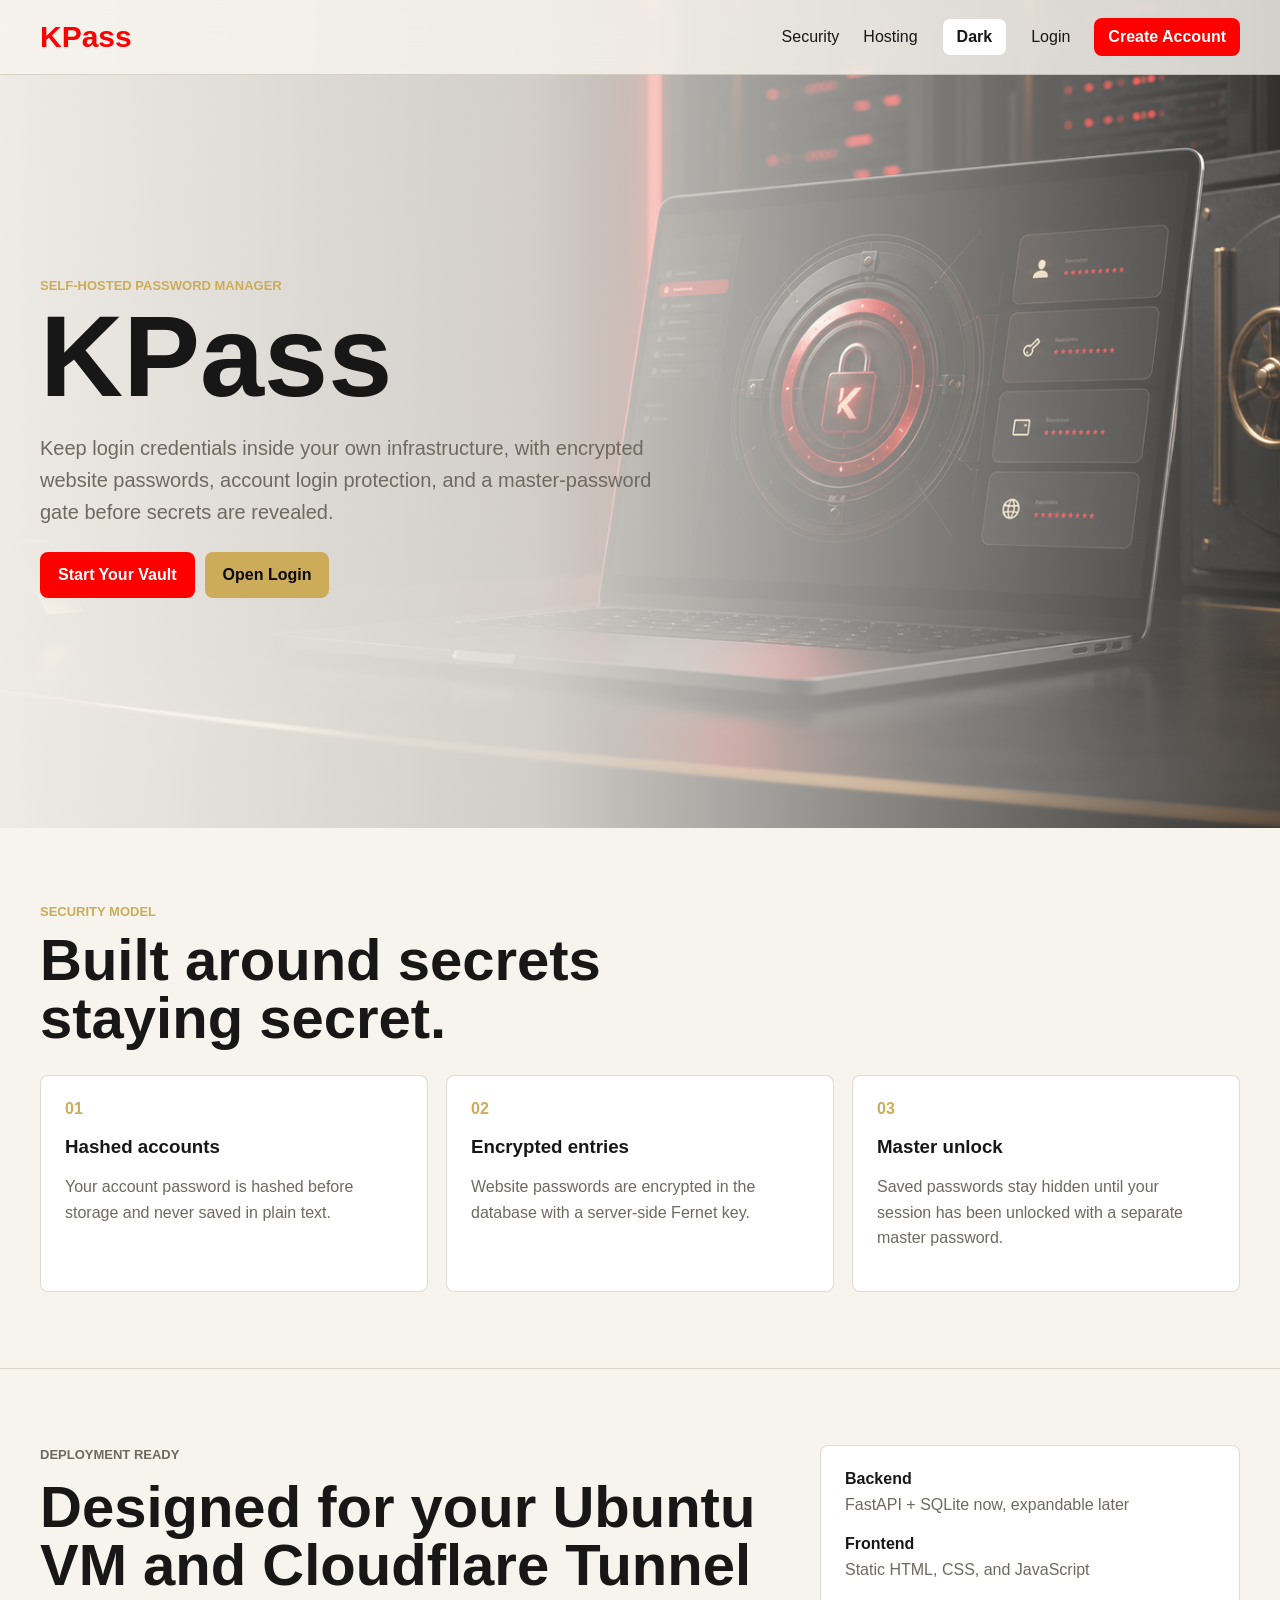
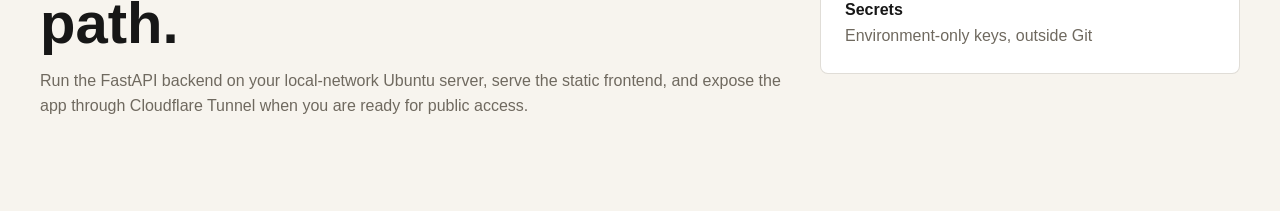
<file: frontend/index.html>
<!DOCTYPE html>
<html lang="en">
<head>
  <meta charset="UTF-8">
  <meta name="viewport" content="width=device-width, initial-scale=1.0">
  <title>KPass | Self-hosted password vault</title>
  <link rel="stylesheet" href="css/style.css">
</head>
<body>
  <header class="topbar">
    <a class="brand" href="index.html">KPass</a>
    <nav class="topnav">
      <a href="#security">Security</a>
      <a href="#hosting">Hosting</a>
      <button class="theme-toggle" data-theme-toggle type="button">Dark</button>
      <a href="login.html">Login</a>
      <a class="nav-cta" href="register.html">Create Account</a>
    </nav>
  </header>

  <main>
    <section class="hero">
      <img class="hero-image" src="assets/kpass-hero.png" alt="Secure digital vault interface">
      <div class="hero-overlay"></div>
      <div class="hero-content">
        <p class="eyebrow">Self-hosted password manager</p>
        <h1>KPass</h1>
        <p class="hero-copy">
          Keep login credentials inside your own infrastructure, with encrypted website passwords,
          account login protection, and a master-password gate before secrets are revealed.
        </p>
        <div class="hero-actions">
          <a class="button-link primary" href="register.html">Start Your Vault</a>
          <a class="button-link secondary" href="login.html">Open Login</a>
        </div>
      </div>
    </section>

    <section class="info-band" id="security">
      <div class="section-heading">
        <p class="eyebrow">Security model</p>
        <h2>Built around secrets staying secret.</h2>
      </div>
      <div class="feature-grid">
        <article class="feature-card">
          <span class="feature-icon">01</span>
          <h3>Hashed accounts</h3>
          <p>Your account password is hashed before storage and never saved in plain text.</p>
        </article>
        <article class="feature-card">
          <span class="feature-icon">02</span>
          <h3>Encrypted entries</h3>
          <p>Website passwords are encrypted in the database with a server-side Fernet key.</p>
        </article>
        <article class="feature-card">
          <span class="feature-icon">03</span>
          <h3>Master unlock</h3>
          <p>Saved passwords stay hidden until your session has been unlocked with a separate master password.</p>
        </article>
      </div>
    </section>

    <section class="split-band" id="hosting">
      <div>
        <p class="eyebrow">Deployment ready</p>
        <h2>Designed for your Ubuntu VM and Cloudflare Tunnel path.</h2>
        <p>
          Run the FastAPI backend on your local-network Ubuntu server, serve the static frontend,
          and expose the app through Cloudflare Tunnel when you are ready for public access.
        </p>
      </div>
      <div class="hosting-panel">
        <div><strong>Backend</strong><span>FastAPI + SQLite now, expandable later</span></div>
        <div><strong>Frontend</strong><span>Static HTML, CSS, and JavaScript</span></div>
        <div><strong>Secrets</strong><span>Environment-only keys, outside Git</span></div>
      </div>
    </section>
  </main>
  <script src="js/api.js"></script>
</body>
</html>
</file>
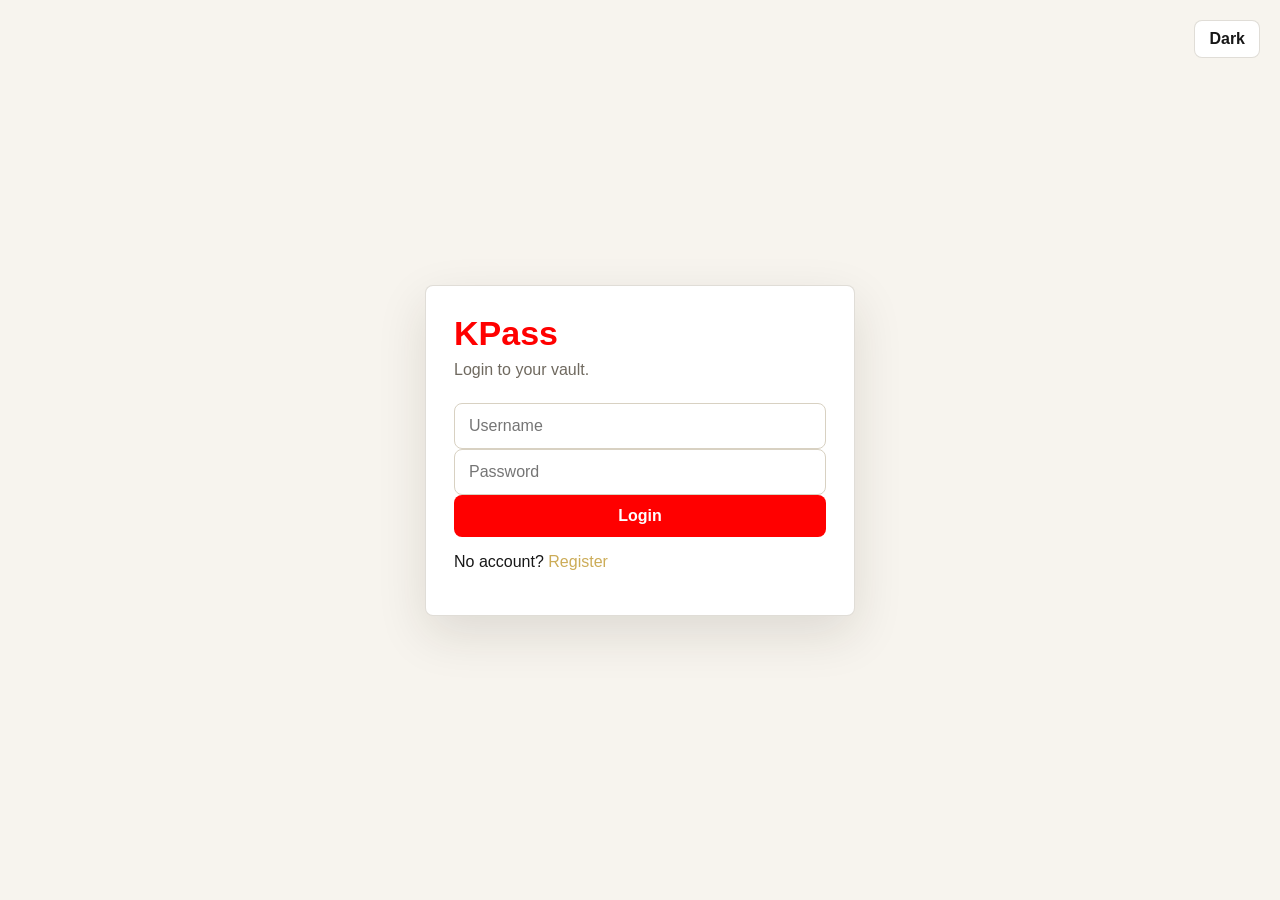
<file: frontend/login.html>
<!DOCTYPE html>
<html>
<head>
  <title>Login | KPass</title>
  <link rel="stylesheet" href="css/style.css">
</head>
<body>
  <button class="theme-toggle auth-theme-toggle" data-theme-toggle type="button">Dark</button>
  <div class="page">
    <div class="card">
      <div class="logo">KPass</div>
      <div class="subtitle">Login to your vault.</div>

      <form id="loginForm">
        <input type="text" id="username" placeholder="Username" required>
        <input type="password" id="password" placeholder="Password" required>
        <button type="submit">Login</button>
      </form>

      <p>No account? <a class="link" href="register.html">Register</a></p>
      <div id="message" class="message"></div>
    </div>
  </div>

  <script src="js/api.js"></script>
  <script>
    document.getElementById("loginForm").addEventListener("submit", async (e) => {
      e.preventDefault();

      const message = document.getElementById("message");
      message.className = "message";
      message.textContent = "Logging in...";

      try {
        const data = await apiRequest("/auth/login", {
          method: "POST",
          body: JSON.stringify({
            username: document.getElementById("username").value,
            password: document.getElementById("password").value
          })
        });

        setToken(data.access_token);
        window.location.href = "vault.html";
      } catch (err) {
        message.className = "message error";
        message.textContent = err.message;
      }
    });
  </script>
</body>
</html>
</file>
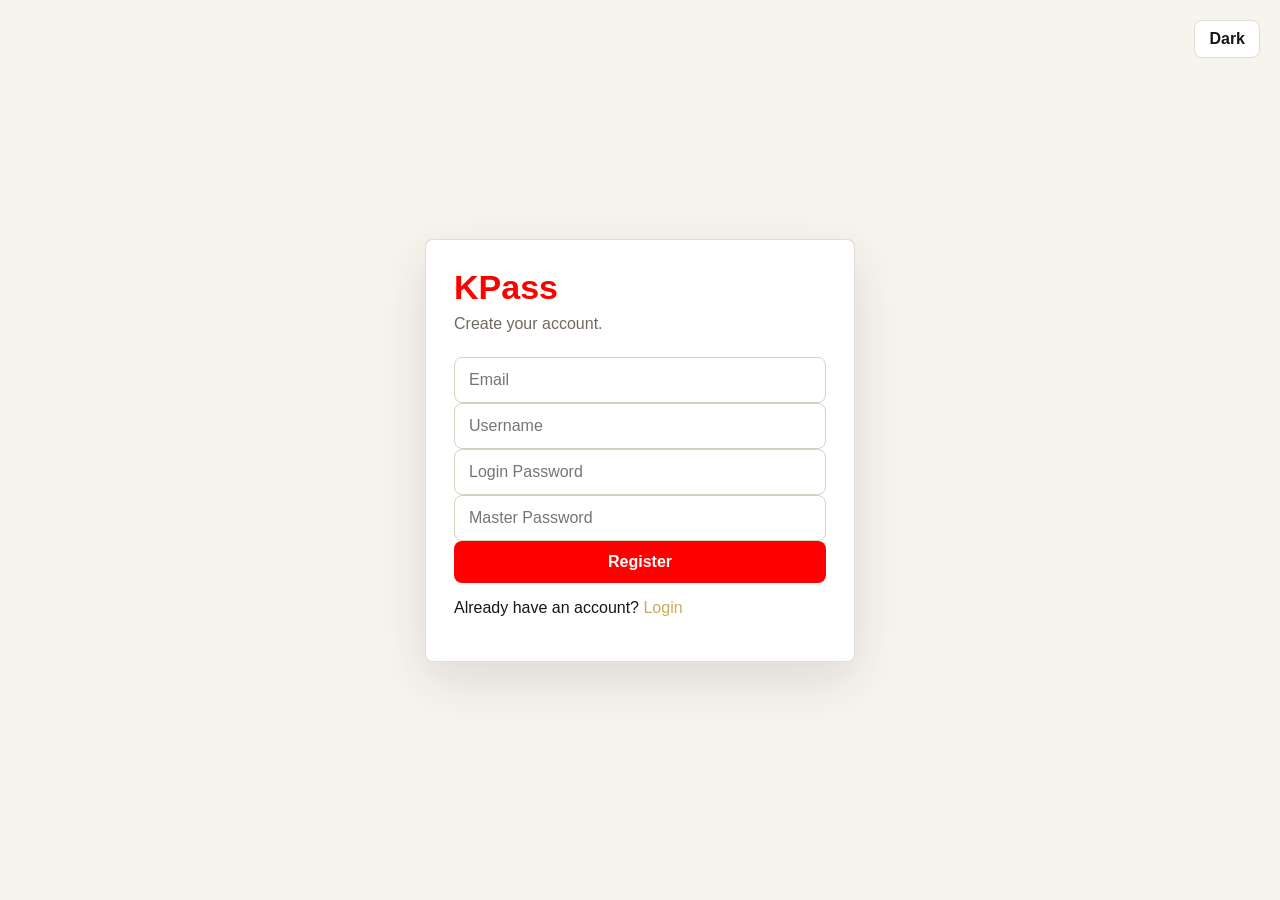
<file: frontend/register.html>
<!DOCTYPE html>
<html>
<head>
  <title>Register | KPass</title>
  <link rel="stylesheet" href="css/style.css">
</head>
<body>
  <button class="theme-toggle auth-theme-toggle" data-theme-toggle type="button">Dark</button>
  <div class="page">
    <div class="card">
      <div class="logo">KPass</div>
      <div class="subtitle">Create your account.</div>

      <form id="registerForm">
        <input type="email" id="email" placeholder="Email" required>
        <input type="text" id="username" placeholder="Username" required>
        <input type="password" id="password" placeholder="Login Password" required>
        <input type="password" id="masterPassword" placeholder="Master Password" required>
        <button type="submit">Register</button>
      </form>

      <p>Already have an account? <a class="link" href="login.html">Login</a></p>
      <div id="message" class="message"></div>
    </div>
  </div>

  <script src="js/api.js"></script>
  <script>
    document.getElementById("registerForm").addEventListener("submit", async (e) => {
      e.preventDefault();

      const message = document.getElementById("message");
      message.className = "message";
      message.textContent = "Creating account...";

      try {
        await apiRequest("/auth/register", {
          method: "POST",
          body: JSON.stringify({
            email: document.getElementById("email").value,
            username: document.getElementById("username").value,
            password: document.getElementById("password").value,
            master_password: document.getElementById("masterPassword").value
          })
        });

        message.textContent = "Account created. Redirecting...";
        setTimeout(() => {
          window.location.href = "login.html";
        }, 800);
      } catch (err) {
        message.className = "message error";
        message.textContent = err.message;
      }
    });
  </script>
</body>
</html>
</file>
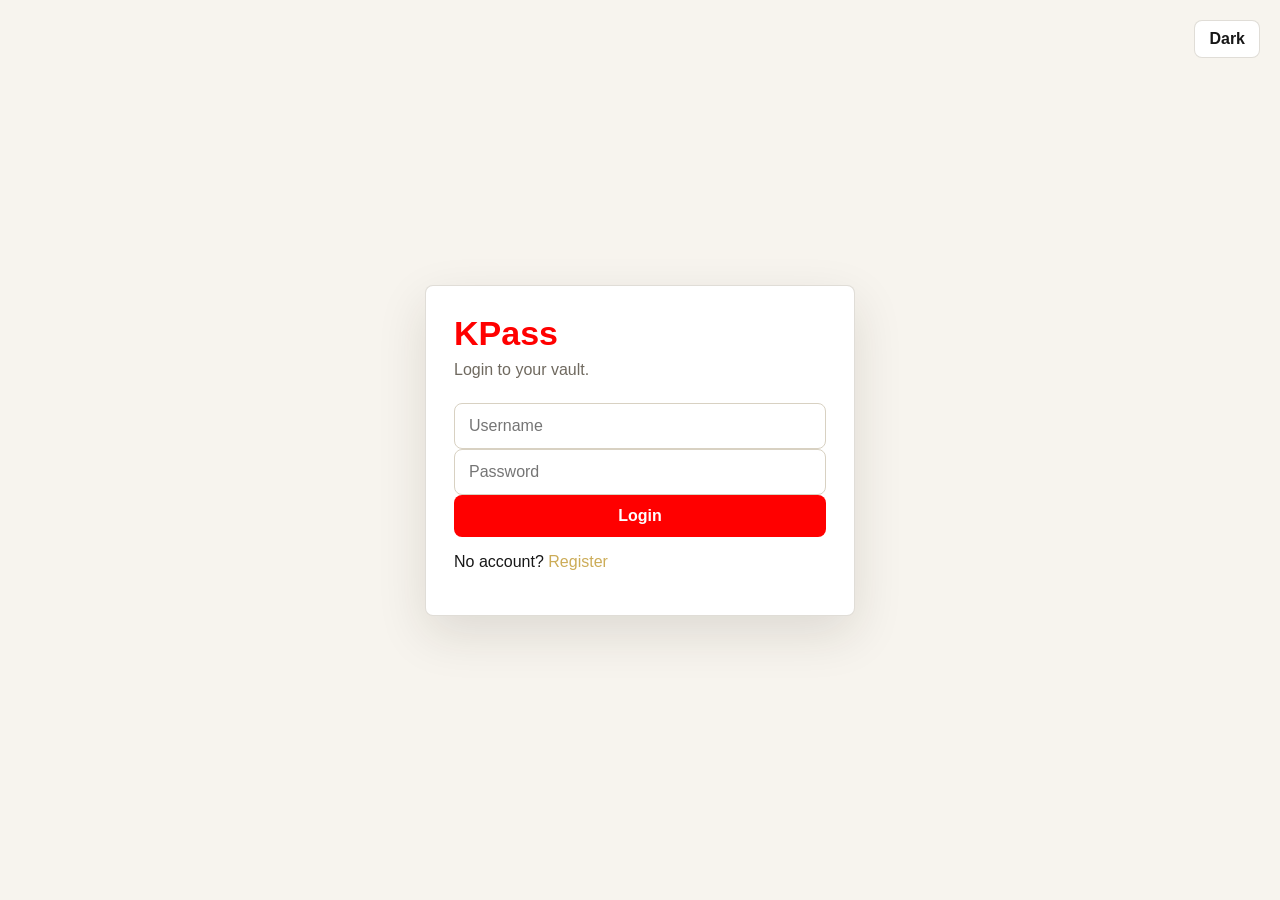
<file: frontend/vault.html>
<!DOCTYPE html>
<html lang="en">
<head>
  <meta charset="UTF-8">
  <meta name="viewport" content="width=device-width, initial-scale=1.0">
  <title>Vault | KPass</title>
  <link rel="stylesheet" href="css/style.css">
</head>
<body class="app-body">
  <aside class="sidebar">
    <a class="brand sidebar-brand" href="index.html">KPass</a>
    <button class="section-item active" data-section="All">All entries</button>
    <div class="section-label">Sections</div>
    <div id="sectionList" class="section-list"></div>
    <button class="section-add" id="quickSectionButton">+ Section</button>
  </aside>

  <main class="vault-shell">
    <header class="vault-header">
      <div>
        <p class="eyebrow">Vault</p>
        <h1 id="vaultTitle">All entries</h1>
      </div>
      <div class="header-actions">
        <button class="theme-toggle" data-theme-toggle type="button">Dark</button>
        <div class="profile-menu">
          <button class="profile-button" id="profileButton" type="button">
            <span id="profileInitial">U</span>
          </button>
          <div class="profile-dropdown hidden" id="profileDropdown">
            <button type="button" id="openProfileButton">Profile</button>
            <button type="button" id="openSettingsButton">Settings</button>
            <button type="button" onclick="logout()">Logout</button>
          </div>
        </div>
      </div>
    </header>

    <div id="vaultList" class="vault-list"></div>
  </main>

  <button class="fab" id="openEntryModal" aria-label="Add password">+</button>

  <div class="modal-backdrop hidden" id="entryModal">
    <div class="modal">
      <div class="modal-header">
        <h2 id="formTitle">Add password</h2>
        <button class="icon-button" id="closeEntryModal" type="button">x</button>
      </div>

      <form id="passwordForm">
        <input type="hidden" id="entryId">
        <label>
          Website name
          <input type="text" id="websiteName" required>
        </label>
        <label>
          Section
          <input type="text" id="sectionName" list="sectionsDataList" placeholder="Private" required>
          <datalist id="sectionsDataList"></datalist>
        </label>
        <label>
          Website URL
          <input type="url" id="websiteUrl">
        </label>
        <label>
          Website email
          <input type="email" id="websiteEmail">
        </label>
        <label>
          Website username
          <input type="text" id="websiteUsername">
        </label>
        <label>
          Website password
          <input type="password" id="websitePassword" required>
        </label>

        <button type="submit" id="saveButton">Save Password</button>
      </form>

      <div id="message" class="message"></div>
    </div>
  </div>

  <div class="modal-backdrop hidden" id="masterModal">
    <div class="modal compact-modal">
      <div class="modal-header">
        <h2>Master unlock</h2>
        <button class="icon-button" id="closeMasterModal" type="button">x</button>
      </div>
      <p class="modal-copy" id="masterModalCopy">Enter your master password to reveal saved passwords during this browser session.</p>
      <form id="masterForm">
        <input class="hidden" type="password" id="loginPasswordInput" placeholder="Login Password">
        <input type="password" id="masterPasswordInput" placeholder="Master Password" required>
        <button type="submit">Unlock</button>
      </form>
      <div id="masterMessage" class="message"></div>
    </div>
  </div>

  <div class="modal-backdrop hidden" id="settingsModal">
    <div class="modal settings-modal">
      <div class="modal-header">
        <h2 id="settingsTitle">Profile</h2>
        <button class="icon-button" id="closeSettingsModal" type="button">x</button>
      </div>

      <div class="settings-tabs">
        <button class="settings-tab active" data-settings-tab="profile" type="button">Profile</button>
        <button class="settings-tab" data-settings-tab="security" type="button">Security</button>
        <button class="settings-tab danger-tab" data-settings-tab="danger" type="button">Danger Zone</button>
      </div>

      <section class="settings-panel" id="profilePanel">
        <div class="profile-summary">
          <div class="profile-avatar" id="profileAvatar">U</div>
          <div>
            <h3 id="profileUsername">User</h3>
            <p id="profileEmail">user@example.com</p>
          </div>
        </div>
      </section>

      <section class="settings-panel hidden" id="securityPanel">
        <div class="setting-block">
          <div>
            <h3>Two-factor authentication</h3>
            <p>TOTP setup with QR code and verification will be added next.</p>
          </div>
          <button class="secondary-btn" type="button" disabled>Coming Soon</button>
        </div>

        <form class="setting-form" id="changePasswordForm">
          <h3>Change login password</h3>
          <input type="password" id="currentPasswordInput" placeholder="Current Password" required>
          <input type="password" id="newPasswordInput" placeholder="New Login Password" required>
          <button type="submit">Change Password</button>
        </form>

        <form class="setting-form" id="resetMasterForm">
          <h3>Reset master password</h3>
          <input type="password" id="resetLoginPasswordInput" placeholder="Login Password" required>
          <input type="password" id="newMasterPasswordInput" placeholder="New Master Password" required>
          <button type="submit">Reset Master Password</button>
        </form>
      </section>

      <section class="settings-panel hidden" id="dangerPanel">
        <div class="danger-zone">
          <h3>Delete all stored data</h3>
          <p>This deletes every saved password entry for your account. Your account remains active.</p>
          <button class="danger-btn" id="deleteAllDataButton" type="button">Delete Stored Data</button>
        </div>

        <form class="danger-zone" id="deleteAccountForm">
          <h3>Delete account</h3>
          <p>This deletes your account and all saved data. This cannot be undone.</p>
          <input type="password" id="deleteAccountPasswordInput" placeholder="Login Password" required>
          <button class="danger-btn" type="submit">Delete Account</button>
        </form>
      </section>

      <div id="settingsMessage" class="message"></div>
    </div>
  </div>

  <script src="js/api.js"></script>
  <script>
    const DEFAULT_SECTIONS = ["Work", "Private", "Local", "Network"];
    const MASKED_PASSWORD = "********";
    let currentEntries = [];
    let activeSection = "All";
    let pendingReveal = null;
    let currentUser = null;

    if (!getToken()) {
      window.location.href = "login.html";
    }

    async function loadVault() {
      const vaultList = document.getElementById("vaultList");
      vaultList.innerHTML = "<p class='empty-state'>Loading vault...</p>";

      try {
        currentUser = await apiRequest("/auth/me");
        currentEntries = await apiRequest("/vault");
        renderUser();
        renderSections();
        renderVault();
      } catch (err) {
        vaultList.innerHTML = `<p class="error">${err.message}</p>`;

        if (err.message.includes("Invalid login token")) {
          logout();
        }
      }
    }

    function renderSections() {
      const sections = getSections();
      const sectionList = document.getElementById("sectionList");
      const datalist = document.getElementById("sectionsDataList");

      sectionList.innerHTML = sections.map(section => `
        <button class="section-item ${activeSection === section ? "active" : ""}" data-section="${escapeAttr(section)}">
          ${escapeHtml(section)}
          <span>${currentEntries.filter(entry => entry.section === section).length}</span>
        </button>
      `).join("");

      datalist.innerHTML = sections.map(section => `<option value="${escapeAttr(section)}"></option>`).join("");

      document.querySelectorAll(".section-item").forEach(button => {
        button.classList.toggle("active", button.dataset.section === activeSection);
        button.onclick = () => {
          activeSection = button.dataset.section;
          renderSections();
          renderVault();
        };
      });
    }

    function renderVault() {
      const vaultList = document.getElementById("vaultList");
      const title = document.getElementById("vaultTitle");
      const entries = activeSection === "All"
        ? currentEntries
        : currentEntries.filter(entry => entry.section === activeSection);

      title.textContent = activeSection === "All" ? "All entries" : activeSection;

      if (entries.length === 0) {
        vaultList.innerHTML = "<p class='empty-state'>No passwords saved in this section yet.</p>";
        return;
      }

      vaultList.innerHTML = entries.map(entry => `
        <article class="vault-card">
          <div>
            <p class="card-section">${escapeHtml(entry.section)}</p>
            <h3>${escapeHtml(entry.website_name)}</h3>
            <p>${escapeHtml(entry.website_username || entry.website_email || "No username")}</p>
          </div>
          <div class="password-preview">
            <span id="password-${entry.id}">${MASKED_PASSWORD}</span>
          </div>
          <div class="vault-card-meta">
            ${entry.website_url ? `<a class="link" href="${escapeAttr(entry.website_url)}" target="_blank" rel="noopener noreferrer">Visit</a>` : "<span>No URL</span>"}
          </div>
          <div class="hover-actions">
            <button class="secondary-btn" onclick="showPassword(${entry.id})">Show</button>
            <button class="secondary-btn" onclick="copyPassword(${entry.id})">Copy</button>
            <button class="secondary-btn" onclick="editEntry(${entry.id})">Edit</button>
            <button class="danger-btn" onclick="deleteEntry(${entry.id})">Delete</button>
          </div>
        </article>
      `).join("");
    }

    function renderUser() {
      if (!currentUser) return;

      const initial = (currentUser.username || "U").slice(0, 1).toUpperCase();
      document.getElementById("profileInitial").textContent = initial;
      document.getElementById("profileAvatar").textContent = initial;
      document.getElementById("profileUsername").textContent = currentUser.username;
      document.getElementById("profileEmail").textContent = currentUser.email;
    }

    document.getElementById("passwordForm").addEventListener("submit", async (e) => {
      e.preventDefault();

      const message = document.getElementById("message");
      const entryId = document.getElementById("entryId").value;
      message.className = "message";
      message.textContent = entryId ? "Updating password..." : "Saving password...";

      try {
        await apiRequest(entryId ? `/vault/${entryId}` : "/vault", {
          method: entryId ? "PUT" : "POST",
          body: JSON.stringify(getFormPayload())
        });

        closeEntryModal();
        await loadVault();
      } catch (err) {
        message.className = "message error";
        message.textContent = err.message;
      }
    });

    document.getElementById("masterForm").addEventListener("submit", async (e) => {
      e.preventDefault();

      const message = document.getElementById("masterMessage");
      message.className = "message";
      message.textContent = "Unlocking...";

      try {
        const setupMode = currentUser && !currentUser.has_master_password;
        const data = await apiRequest(setupMode ? "/auth/master/setup" : "/auth/master/unlock", {
          method: "POST",
          body: JSON.stringify(setupMode ? {
            login_password: document.getElementById("loginPasswordInput").value,
            master_password: document.getElementById("masterPasswordInput").value
          } : {
            master_password: document.getElementById("masterPasswordInput").value
          })
        });

        if (setupMode) {
          currentUser.has_master_password = true;
          const unlockData = await apiRequest("/auth/master/unlock", {
            method: "POST",
            body: JSON.stringify({
              master_password: document.getElementById("masterPasswordInput").value
            })
          });
          setMasterToken(unlockData.master_token);
        } else {
          setMasterToken(data.master_token);
        }

        closeMasterModal();

        if (pendingReveal) {
          const action = pendingReveal;
          pendingReveal = null;
          action();
        }
      } catch (err) {
        message.className = "message error";
        message.textContent = err.message;
      }
    });

    document.getElementById("changePasswordForm").addEventListener("submit", async (e) => {
      e.preventDefault();
      const message = document.getElementById("settingsMessage");
      message.className = "message";
      message.textContent = "Changing password...";

      try {
        await apiRequest("/auth/password/change", {
          method: "POST",
          body: JSON.stringify({
            current_password: document.getElementById("currentPasswordInput").value,
            new_password: document.getElementById("newPasswordInput").value
          })
        });
        e.target.reset();
        message.textContent = "Login password changed.";
      } catch (err) {
        message.className = "message error";
        message.textContent = err.message;
      }
    });

    document.getElementById("resetMasterForm").addEventListener("submit", async (e) => {
      e.preventDefault();
      const message = document.getElementById("settingsMessage");
      message.className = "message";
      message.textContent = "Resetting master password...";

      try {
        await apiRequest("/auth/master/reset", {
          method: "POST",
          body: JSON.stringify({
            login_password: document.getElementById("resetLoginPasswordInput").value,
            new_master_password: document.getElementById("newMasterPasswordInput").value
          })
        });
        sessionStorage.removeItem("kpass_master_token");
        e.target.reset();
        message.textContent = "Master password reset. Unlock again when revealing passwords.";
      } catch (err) {
        message.className = "message error";
        message.textContent = err.message;
      }
    });

    document.getElementById("deleteAccountForm").addEventListener("submit", async (e) => {
      e.preventDefault();
      if (!confirm("Delete your account and all stored data? This cannot be undone.")) return;

      const message = document.getElementById("settingsMessage");
      message.className = "message";
      message.textContent = "Deleting account...";

      try {
        await apiRequest("/auth/account", {
          method: "DELETE",
          body: JSON.stringify({
            login_password: document.getElementById("deleteAccountPasswordInput").value
          })
        });
        logout();
      } catch (err) {
        message.className = "message error";
        message.textContent = err.message;
      }
    });

    function getFormPayload() {
      return {
        website_name: document.getElementById("websiteName").value,
        section: document.getElementById("sectionName").value || "Private",
        website_url: document.getElementById("websiteUrl").value || null,
        website_email: document.getElementById("websiteEmail").value || null,
        website_username: document.getElementById("websiteUsername").value || null,
        website_password: document.getElementById("websitePassword").value
      };
    }

    async function revealEntryPassword(id) {
      try {
        const data = await apiRequest(`/vault/${id}/reveal`, {
          method: "POST",
          body: JSON.stringify({ master_token: getMasterToken() })
        });
        return data.website_password;
      } catch (err) {
        if (err.message.includes("Master password")) {
          sessionStorage.removeItem("kpass_master_token");
          return null;
        }
        throw err;
      }
    }

    async function showPassword(id) {
      if (!getMasterToken()) {
        pendingReveal = () => showPassword(id);
        openMasterModal();
        return;
      }

      const password = await revealEntryPassword(id);
      if (!password) {
        pendingReveal = () => showPassword(id);
        openMasterModal();
        return;
      }

      const el = document.getElementById(`password-${id}`);
      el.textContent = el.textContent === MASKED_PASSWORD ? password : MASKED_PASSWORD;
    }

    async function copyPassword(id) {
      if (!getMasterToken()) {
        pendingReveal = () => copyPassword(id);
        openMasterModal();
        return;
      }

      const password = await revealEntryPassword(id);
      if (!password) {
        pendingReveal = () => copyPassword(id);
        openMasterModal();
        return;
      }

      await navigator.clipboard.writeText(password);
      showToast("Password copied.");
    }

    async function deleteEntry(id) {
      if (!confirm("Delete this password?")) return;

      await apiRequest(`/vault/${id}`, {
        method: "DELETE"
      });

      loadVault();
    }

    async function editEntry(id) {
      const entry = currentEntries.find(item => item.id === id);
      if (!entry) return;

      if (!getMasterToken()) {
        pendingReveal = () => editEntry(id);
        openMasterModal();
        return;
      }

      const password = await revealEntryPassword(id);
      if (!password) {
        pendingReveal = () => editEntry(id);
        openMasterModal();
        return;
      }

      openEntryModal("Edit password");
      document.getElementById("entryId").value = entry.id;
      document.getElementById("websiteName").value = entry.website_name;
      document.getElementById("sectionName").value = entry.section;
      document.getElementById("websiteUrl").value = entry.website_url || "";
      document.getElementById("websiteEmail").value = entry.website_email || "";
      document.getElementById("websiteUsername").value = entry.website_username || "";
      document.getElementById("websitePassword").value = password;
      document.getElementById("saveButton").textContent = "Update Password";
    }

    function openEntryModal(title = "Add password") {
      document.getElementById("passwordForm").reset();
      document.getElementById("entryId").value = "";
      document.getElementById("sectionName").value = activeSection === "All" ? "Private" : activeSection;
      document.getElementById("formTitle").textContent = title;
      document.getElementById("saveButton").textContent = "Save Password";
      document.getElementById("message").textContent = "";
      document.getElementById("entryModal").classList.remove("hidden");
    }

    function closeEntryModal() {
      document.getElementById("entryModal").classList.add("hidden");
    }

    function openMasterModal() {
      const setupMode = currentUser && !currentUser.has_master_password;
      document.getElementById("masterPasswordInput").value = "";
      document.getElementById("loginPasswordInput").value = "";
      document.getElementById("loginPasswordInput").classList.toggle("hidden", !setupMode);
      document.getElementById("loginPasswordInput").required = setupMode;
      document.getElementById("masterModalCopy").textContent = setupMode
        ? "This account needs a master password. Confirm your login password, then choose a different master password."
        : "Enter your master password to reveal saved passwords during this browser session.";
      document.getElementById("masterMessage").textContent = "";
      document.getElementById("masterModal").classList.remove("hidden");
      document.getElementById(setupMode ? "loginPasswordInput" : "masterPasswordInput").focus();
    }

    function closeMasterModal() {
      document.getElementById("masterModal").classList.add("hidden");
    }

    function openSettings(tab = "profile") {
      document.getElementById("settingsModal").classList.remove("hidden");
      setSettingsTab(tab);
      document.getElementById("profileDropdown").classList.add("hidden");
      document.getElementById("settingsMessage").textContent = "";
    }

    function closeSettings() {
      document.getElementById("settingsModal").classList.add("hidden");
    }

    function setSettingsTab(tab) {
      const titles = {
        profile: "Profile",
        security: "Settings",
        danger: "Danger Zone"
      };

      document.getElementById("settingsTitle").textContent = titles[tab];
      document.querySelectorAll(".settings-tab").forEach(button => {
        button.classList.toggle("active", button.dataset.settingsTab === tab);
      });
      document.querySelectorAll(".settings-panel").forEach(panel => {
        panel.classList.add("hidden");
      });
      document.getElementById(`${tab}Panel`).classList.remove("hidden");
    }

    function getSections() {
      const savedSections = currentEntries.map(entry => entry.section || "Private");
      return [...new Set([...DEFAULT_SECTIONS, ...savedSections])].sort();
    }

    function showToast(text) {
      const message = document.getElementById("message");
      message.className = "message";
      message.textContent = text;
    }

    function escapeHtml(value) {
      return String(value)
        .replaceAll("&", "&amp;")
        .replaceAll("<", "&lt;")
        .replaceAll(">", "&gt;")
        .replaceAll('"', "&quot;")
        .replaceAll("'", "&#039;");
    }

    function escapeAttr(value) {
      return escapeHtml(value);
    }

    document.getElementById("openEntryModal").addEventListener("click", () => openEntryModal());
    document.getElementById("closeEntryModal").addEventListener("click", closeEntryModal);
    document.getElementById("closeMasterModal").addEventListener("click", closeMasterModal);
    document.getElementById("closeSettingsModal").addEventListener("click", closeSettings);
    document.getElementById("profileButton").addEventListener("click", () => {
      document.getElementById("profileDropdown").classList.toggle("hidden");
    });
    document.getElementById("openProfileButton").addEventListener("click", () => openSettings("profile"));
    document.getElementById("openSettingsButton").addEventListener("click", () => openSettings("security"));
    document.querySelectorAll(".settings-tab").forEach(button => {
      button.addEventListener("click", () => setSettingsTab(button.dataset.settingsTab));
    });
    document.getElementById("deleteAllDataButton").addEventListener("click", async () => {
      if (!confirm("Delete all stored password entries? Your account will stay active.")) return;

      const message = document.getElementById("settingsMessage");
      message.className = "message";
      message.textContent = "Deleting stored data...";

      try {
        await apiRequest("/vault", { method: "DELETE" });
        sessionStorage.removeItem("kpass_master_token");
        currentEntries = [];
        renderSections();
        renderVault();
        message.textContent = "Stored data deleted.";
      } catch (err) {
        message.className = "message error";
        message.textContent = err.message;
      }
    });
    document.getElementById("quickSectionButton").addEventListener("click", () => {
      const name = prompt("Section name");
      if (!name) return;
      activeSection = name.trim();
      openEntryModal();
    });

    loadVault();
  </script>
</body>
</html>
</file>
<file: frontend/css/style.css>
:root {
    --red: #FF0000;
    --red-dark: #B00000;
    --white: #171717;
    --black: #F7F4EE;
    --gold: #CCAC58;
    --ink: #171717;
    --panel: #FFFFFF;
    --panel-soft: #F0ECE3;
    --line: rgba(85, 69, 36, 0.18);
    --muted: #6F695F;
    --input-bg: #FFFFFF;
    --input-border: #D8D1C2;
    --shadow: rgba(44, 32, 16, 0.12);
    --hero-overlay: linear-gradient(90deg, rgba(247, 244, 238, 0.96) 0%, rgba(247, 244, 238, 0.84) 42%, rgba(247, 244, 238, 0.20) 100%);
}

body.dark-mode {
    --white: #FFFFFF;
    --black: #050505;
    --ink: #111111;
    --panel: #171717;
    --panel-soft: #202020;
    --line: rgba(204, 172, 88, 0.26);
    --muted: #B8B8B8;
    --input-bg: #070707;
    --input-border: #333333;
    --shadow: rgba(0, 0, 0, 0.42);
    --hero-overlay: linear-gradient(90deg, rgba(5, 5, 5, 0.94) 0%, rgba(5, 5, 5, 0.82) 38%, rgba(5, 5, 5, 0.24) 100%);
}

* {
    box-sizing: border-box;
}

html {
    scroll-behavior: smooth;
}

body {
    margin: 0;
    font-family: Arial, sans-serif;
    background: var(--black);
    color: var(--white);
}

a {
    color: inherit;
}

button,
input {
    font: inherit;
}

button {
    border: none;
    cursor: pointer;
}

.topbar {
    position: fixed;
    top: 0;
    left: 0;
    right: 0;
    z-index: 10;
    display: flex;
    align-items: center;
    justify-content: space-between;
    padding: 18px 40px;
    background: rgba(247, 244, 238, 0.82);
    border-bottom: 1px solid var(--line);
    backdrop-filter: blur(18px);
}

body.dark-mode .topbar {
    background: rgba(5, 5, 5, 0.78);
}

.brand {
    color: var(--red);
    font-size: 30px;
    font-weight: 900;
    text-decoration: none;
}

.topnav {
    display: flex;
    align-items: center;
    gap: 24px;
}

.topnav a {
    color: var(--white);
    text-decoration: none;
}

.topnav .nav-cta,
.button-link.primary {
    background: var(--red);
    color: #FFFFFF;
}

.nav-cta,
.button-link,
button,
.theme-toggle {
    border-radius: 8px;
    font-weight: 800;
}

.theme-toggle {
    min-height: 38px;
    padding: 0 14px;
    background: var(--panel);
    color: var(--white);
    border: 1px solid var(--line);
}

.auth-theme-toggle {
    position: fixed;
    top: 20px;
    right: 20px;
    z-index: 10;
}

.nav-cta {
    padding: 10px 14px;
}

.hero {
    position: relative;
    min-height: 92vh;
    display: flex;
    align-items: center;
    padding: 120px 40px 72px;
    overflow: hidden;
}

.hero-image {
    position: absolute;
    inset: 0;
    width: 100%;
    height: 100%;
    object-fit: cover;
}

.hero-overlay {
    position: absolute;
    inset: 0;
    background: var(--hero-overlay);
}

.hero-content {
    position: relative;
    width: min(720px, 100%);
    z-index: 1;
}

.eyebrow {
    margin: 0 0 12px;
    color: var(--gold);
    font-size: 13px;
    font-weight: 900;
    letter-spacing: 0;
    text-transform: uppercase;
}

.hero h1 {
    margin: 0;
    font-size: clamp(62px, 9vw, 122px);
    line-height: 0.9;
    letter-spacing: 0;
}

.hero-copy {
    max-width: 620px;
    margin: 24px 0;
    color: var(--muted);
    font-size: 20px;
    line-height: 1.6;
}

.hero-actions,
.password-actions,
.hover-actions {
    display: flex;
    flex-wrap: wrap;
    gap: 10px;
}

.button-link {
    display: inline-flex;
    align-items: center;
    justify-content: center;
    min-height: 46px;
    padding: 0 18px;
    text-decoration: none;
}

.button-link.secondary,
.secondary-btn {
    background: var(--gold);
    color: #090909;
}

.info-band,
.split-band {
    padding: 76px 40px;
}

.section-heading {
    max-width: 720px;
    margin-bottom: 28px;
}

.section-heading h2,
.split-band h2 {
    margin: 0;
    font-size: clamp(34px, 5vw, 58px);
    line-height: 1;
}

.feature-grid {
    display: grid;
    grid-template-columns: repeat(3, minmax(0, 1fr));
    gap: 18px;
}

.feature-card,
.hosting-panel {
    background: var(--panel);
    border: 1px solid var(--line);
    border-radius: 8px;
    padding: 24px;
}

.feature-icon {
    color: var(--gold);
    font-weight: 900;
}

.feature-card h3 {
    margin: 18px 0 8px;
}

.feature-card p,
.split-band p,
.hosting-panel span,
.modal-copy {
    color: var(--muted);
    line-height: 1.6;
}

.split-band {
    display: grid;
    grid-template-columns: minmax(0, 1fr) 420px;
    gap: 32px;
    align-items: start;
    border-top: 1px solid var(--line);
}

.hosting-panel {
    display: grid;
    gap: 18px;
}

.hosting-panel div {
    display: grid;
    gap: 4px;
}

.page {
    min-height: 100vh;
    display: flex;
    align-items: center;
    justify-content: center;
    padding: 24px;
}

.card {
    width: 100%;
    max-width: 430px;
    background: var(--panel);
    border: 1px solid var(--line);
    border-radius: 8px;
    padding: 28px;
    box-shadow: 0 18px 50px var(--shadow);
}

.logo {
    color: var(--red);
    font-size: 34px;
    font-weight: 900;
    margin-bottom: 8px;
}

.subtitle {
    color: var(--muted);
    margin-bottom: 24px;
}

label {
    display: grid;
    gap: 7px;
    margin-bottom: 14px;
    color: var(--white);
    font-size: 13px;
    font-weight: 800;
}

input {
    width: 100%;
    min-height: 46px;
    padding: 12px 14px;
    border: 1px solid var(--input-border);
    border-radius: 8px;
    background: var(--input-bg);
    color: var(--white);
}

input:focus {
    outline: none;
    border-color: var(--gold);
}

form button,
.logout-button,
.danger-btn,
.secondary-btn,
.section-add {
    min-height: 42px;
    padding: 0 14px;
}

form button,
.logout-button {
    width: 100%;
    background: var(--red);
    color: #FFFFFF;
}

.link {
    color: var(--gold);
    text-decoration: none;
}

.message {
    margin-top: 14px;
    color: var(--gold);
}

.hidden {
    display: none !important;
}

.error {
    color: #ff6b6b;
}

.app-body {
    min-height: 100vh;
    display: grid;
    grid-template-columns: 260px 1fr;
}

.sidebar {
    position: sticky;
    top: 0;
    height: 100vh;
    padding: 24px 16px;
    background: var(--panel);
    border-right: 1px solid var(--line);
}

.sidebar-brand {
    display: block;
    margin: 0 8px 28px;
}

.section-label {
    margin: 24px 8px 10px;
    color: var(--muted);
    font-size: 12px;
    font-weight: 900;
    text-transform: uppercase;
}

.section-list {
    display: grid;
    gap: 6px;
}

.section-item,
.section-add {
    width: 100%;
    display: flex;
    align-items: center;
    justify-content: space-between;
    min-height: 40px;
    padding: 0 12px;
    background: transparent;
    color: var(--white);
    border-radius: 8px;
    text-align: left;
}

.section-item:hover,
.section-item.active {
    background: var(--panel-soft);
}

.section-item span {
    color: var(--gold);
}

.section-add {
    margin-top: 14px;
    justify-content: center;
    border: 1px dashed var(--line);
}

.vault-shell {
    min-width: 0;
    padding: 34px;
}

.vault-header {
    display: flex;
    align-items: center;
    justify-content: space-between;
    gap: 24px;
    margin-bottom: 24px;
}

.vault-header h1 {
    margin: 0;
    font-size: 46px;
}

.logout-button {
    width: auto;
}

.header-actions {
    display: flex;
    align-items: center;
    gap: 12px;
}

.profile-menu {
    position: relative;
}

.profile-button,
.profile-avatar {
    display: grid;
    place-items: center;
    border-radius: 50%;
    background: var(--red);
    color: #FFFFFF;
    font-weight: 900;
}

.profile-button {
    width: 42px;
    height: 42px;
}

.profile-avatar {
    width: 58px;
    height: 58px;
    font-size: 24px;
}

.profile-dropdown {
    position: absolute;
    top: calc(100% + 10px);
    right: 0;
    width: 190px;
    z-index: 15;
    display: grid;
    gap: 4px;
    padding: 8px;
    background: var(--panel);
    border: 1px solid var(--line);
    border-radius: 8px;
    box-shadow: 0 18px 36px var(--shadow);
}

.profile-dropdown.hidden {
    display: none;
}

.profile-dropdown button {
    min-height: 38px;
    padding: 0 10px;
    background: transparent;
    color: var(--white);
    text-align: left;
}

.profile-dropdown button:hover {
    background: var(--panel-soft);
}

.vault-list {
    display: grid;
    grid-template-columns: repeat(auto-fill, minmax(280px, 1fr));
    gap: 18px;
}

.vault-card {
    position: relative;
    min-height: 210px;
    display: grid;
    align-content: space-between;
    gap: 18px;
    padding: 20px;
    overflow: hidden;
    background: var(--panel);
    border: 1px solid var(--line);
    border-radius: 8px;
    transition: transform 160ms ease, border-color 160ms ease, box-shadow 160ms ease;
}

.vault-card:hover {
    transform: translateY(-6px);
    border-color: var(--gold);
    box-shadow: 0 20px 46px var(--shadow);
}

.vault-card h3 {
    margin: 0 0 8px;
    color: var(--white);
}

.vault-card p {
    margin: 0;
    color: var(--muted);
    word-break: break-word;
}

.card-section {
    margin-bottom: 8px !important;
    color: var(--gold) !important;
    font-size: 12px;
    font-weight: 900;
    text-transform: uppercase;
}

.password-preview {
    color: var(--gold);
    font-weight: 900;
}

.vault-card-meta {
    color: var(--muted);
}

.hover-actions {
    position: absolute;
    left: 12px;
    right: 12px;
    bottom: 12px;
    opacity: 0;
    transform: translateY(12px);
    transition: opacity 160ms ease, transform 160ms ease;
}

.vault-card:hover .hover-actions {
    opacity: 1;
    transform: translateY(0);
}

.hover-actions button {
    width: auto;
    min-height: 36px;
    padding: 0 10px;
    font-size: 13px;
}

.danger-btn {
    background: var(--red-dark);
    color: #FFFFFF;
}

.fab {
    position: fixed;
    right: 32px;
    bottom: 32px;
    width: 62px;
    height: 62px;
    border-radius: 50%;
    background: var(--red);
    color: #FFFFFF;
    font-size: 34px;
    line-height: 1;
    box-shadow: 0 18px 40px rgba(255, 0, 0, 0.24);
}

.modal-backdrop {
    position: fixed;
    inset: 0;
    z-index: 20;
    display: flex;
    align-items: center;
    justify-content: center;
    padding: 20px;
    background: rgba(0, 0, 0, 0.72);
}

.modal-backdrop.hidden {
    display: none;
}

.modal {
    width: min(560px, 100%);
    max-height: calc(100vh - 40px);
    overflow: auto;
    background: var(--panel);
    border: 1px solid var(--line);
    border-radius: 8px;
    padding: 24px;
}

.compact-modal {
    max-width: 420px;
}

.modal-header {
    display: flex;
    align-items: center;
    justify-content: space-between;
    gap: 18px;
    margin-bottom: 18px;
}

.modal-header h2 {
    margin: 0;
}

.icon-button {
    width: 36px;
    height: 36px;
    background: #2A2A2A;
    color: #FFFFFF;
}

.empty-state {
    color: var(--muted);
}

.settings-modal {
    width: min(760px, 100%);
}

.settings-tabs {
    display: flex;
    flex-wrap: wrap;
    gap: 8px;
    margin-bottom: 20px;
}

.settings-tab {
    min-height: 38px;
    padding: 0 14px;
    background: var(--panel-soft);
    color: var(--white);
}

.settings-tab.active {
    background: var(--gold);
    color: #090909;
}

.settings-tab.danger-tab.active {
    background: var(--red-dark);
    color: #FFFFFF;
}

.settings-panel {
    display: grid;
    gap: 18px;
}

.profile-summary,
.setting-block,
.danger-zone,
.setting-form {
    background: var(--panel-soft);
    border: 1px solid var(--line);
    border-radius: 8px;
    padding: 18px;
}

.profile-summary {
    display: flex;
    align-items: center;
    gap: 16px;
}

.profile-summary h3,
.setting-block h3,
.danger-zone h3,
.setting-form h3 {
    margin: 0 0 8px;
}

.profile-summary p,
.setting-block p,
.danger-zone p {
    margin: 0;
    color: var(--muted);
    line-height: 1.5;
}

.setting-block {
    display: flex;
    align-items: center;
    justify-content: space-between;
    gap: 18px;
}

.setting-block button {
    width: auto;
}

button:disabled {
    cursor: not-allowed;
    opacity: 0.58;
}

@media (max-width: 860px) {
    .topbar,
    .vault-header {
        align-items: flex-start;
        flex-direction: column;
    }

    .topnav {
        flex-wrap: wrap;
        gap: 12px;
    }

    .feature-grid,
    .split-band,
    .app-body {
        grid-template-columns: 1fr;
    }

    .sidebar {
        position: static;
        height: auto;
    }

    .vault-shell {
        padding: 22px;
    }

    .header-actions,
    .setting-block {
        align-items: stretch;
        width: 100%;
        flex-direction: column;
    }
}
</file>
